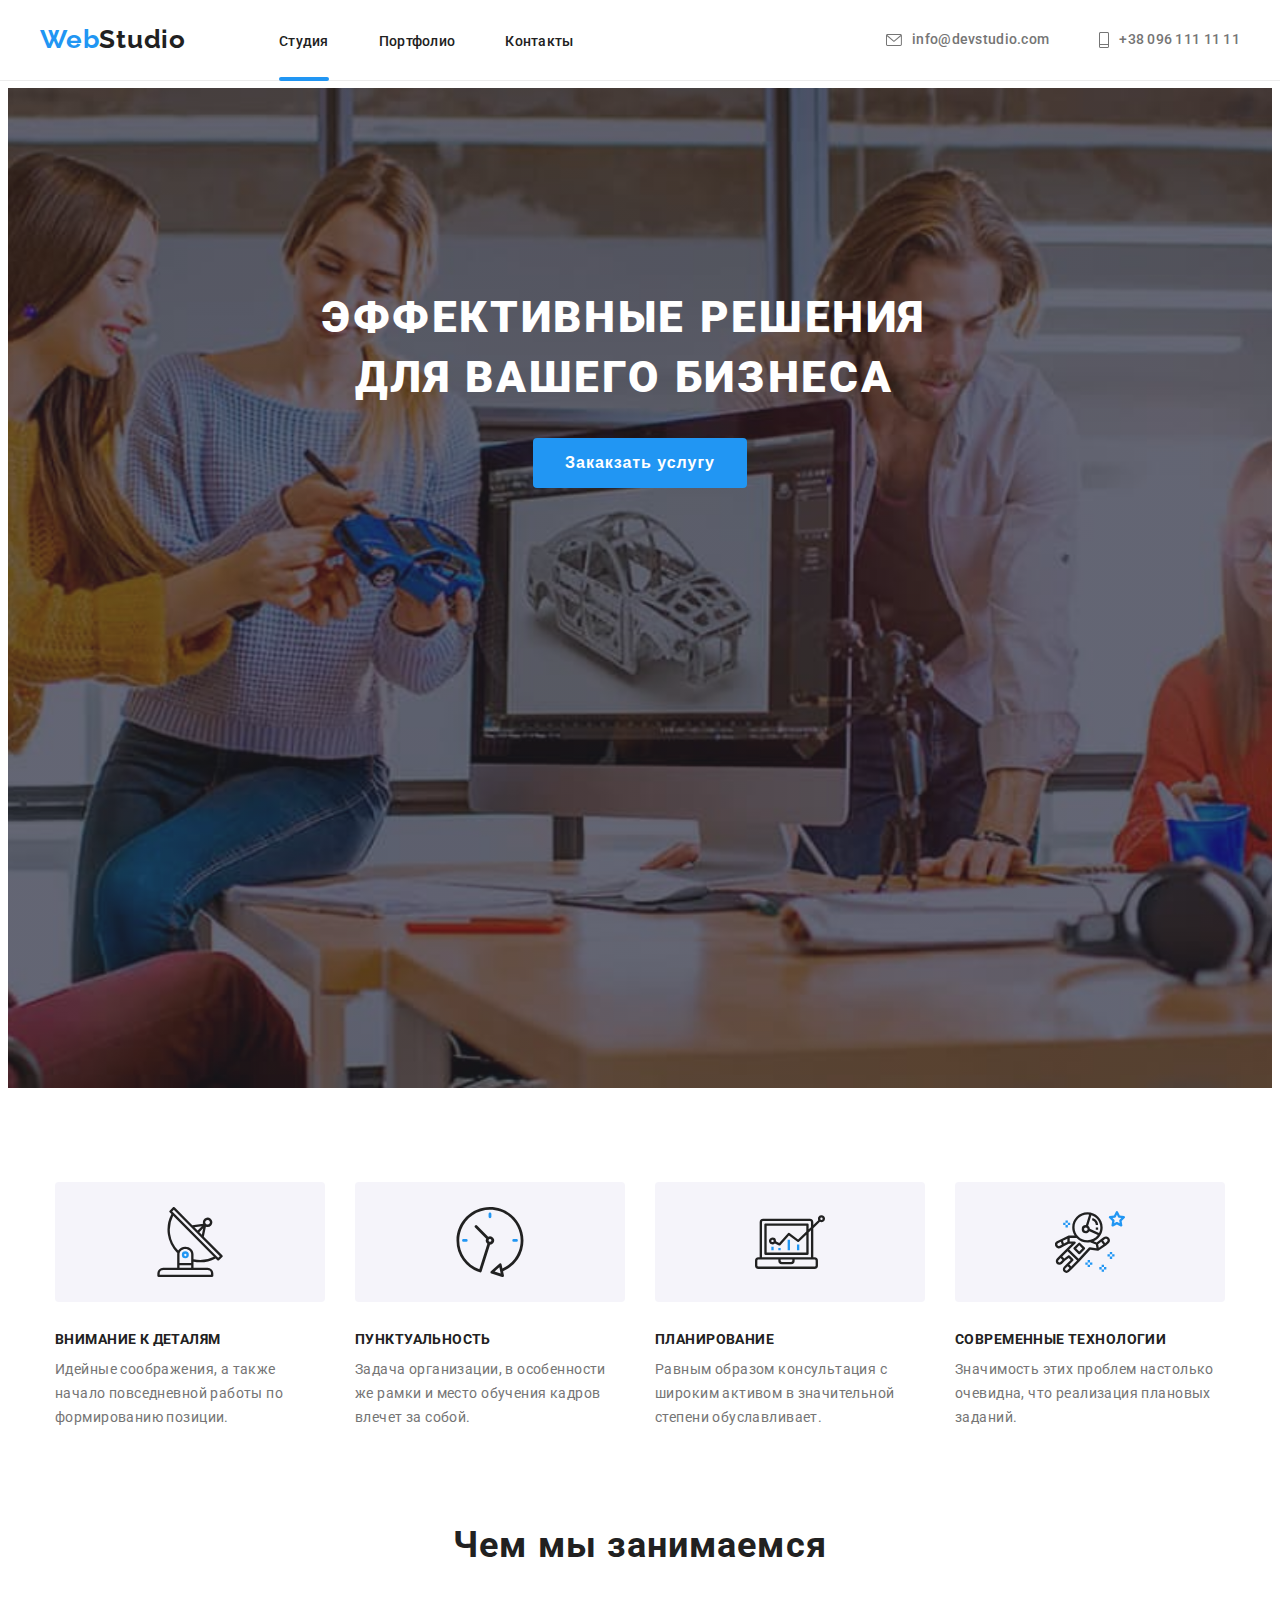
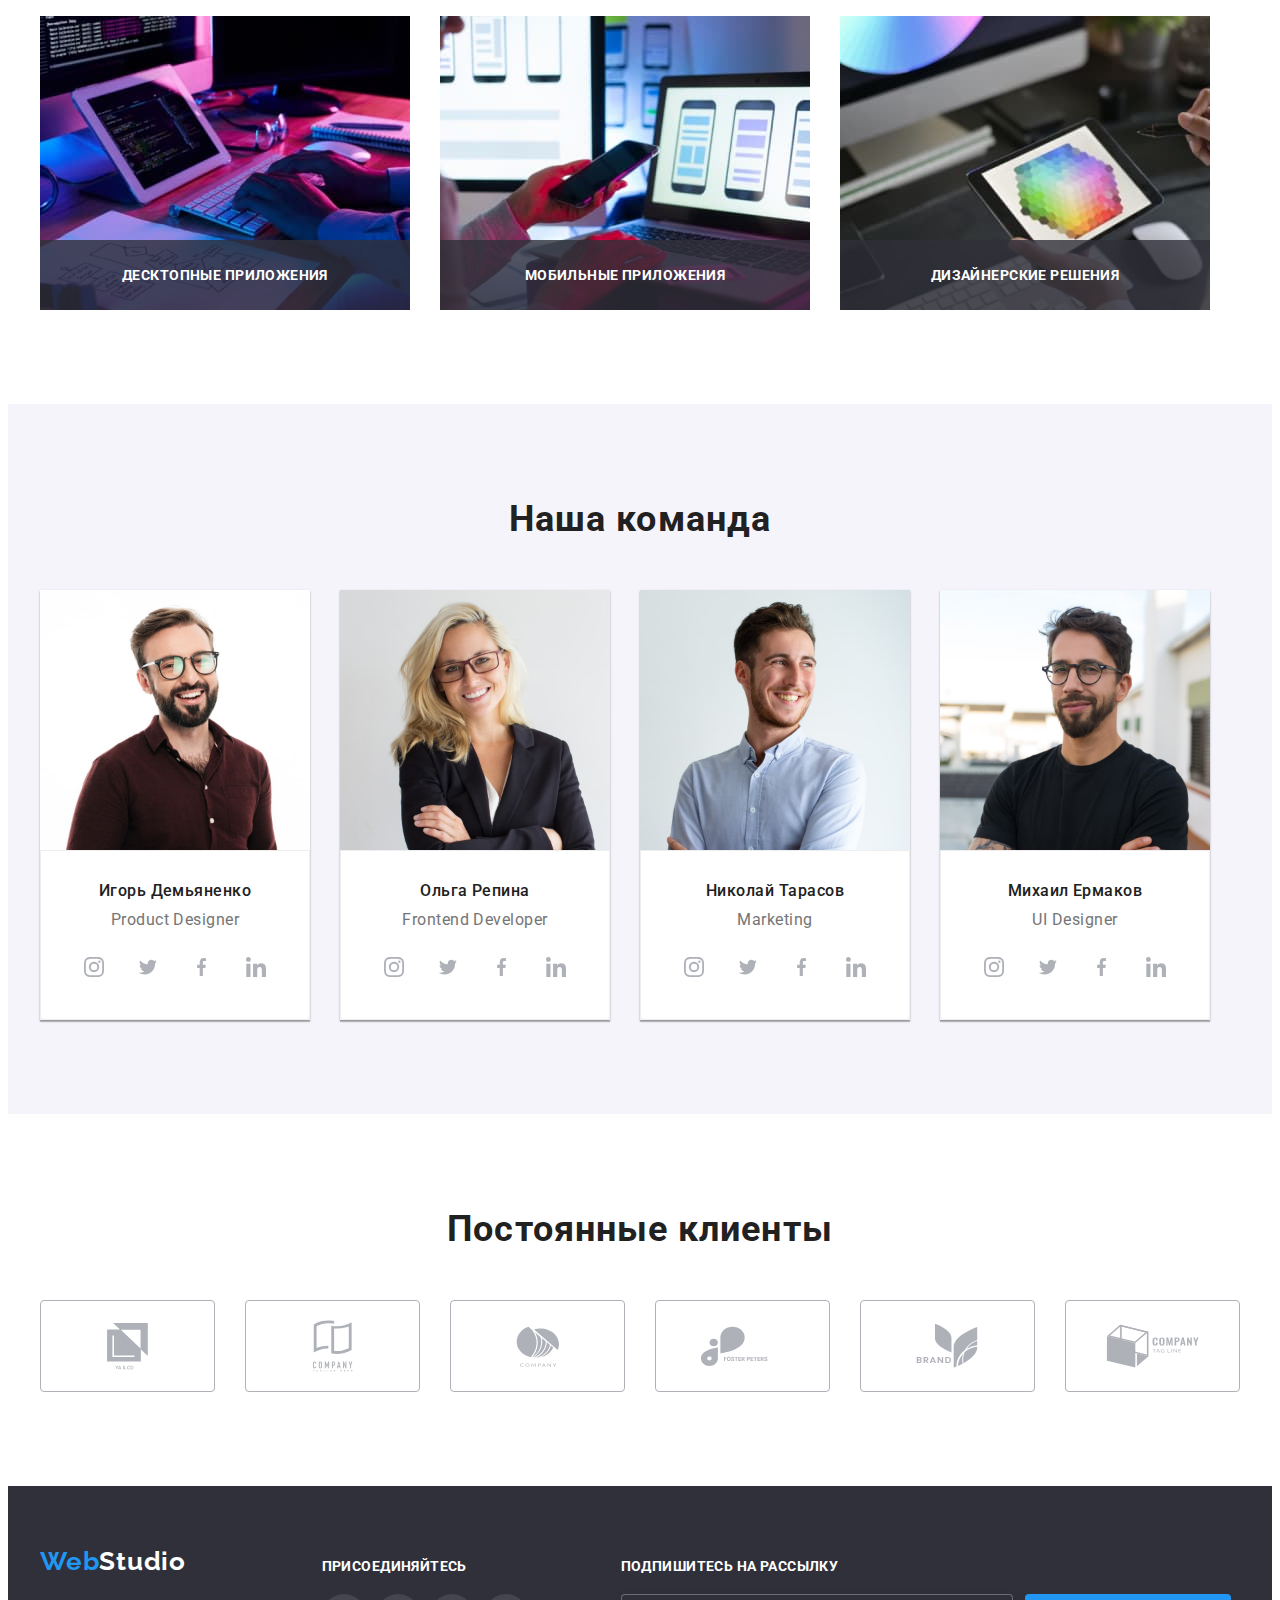
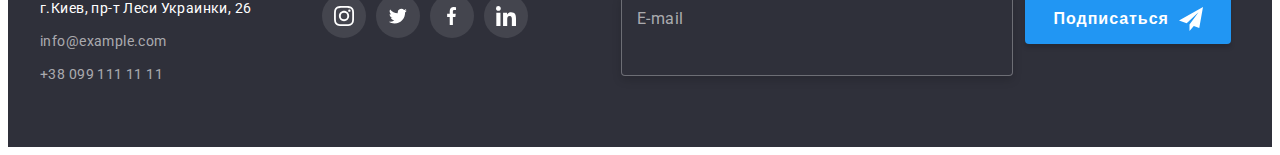
<file: index.html>
<!DOCTYPE html>
<html lang="ru">

<head>
    <meta charset="UTF-8">
    <meta http-equiv="X-UA-Compatible" content="IE=edge">
    <meta name="viewport" content="width=device-width, initial-scale=1.0">
    <link rel="preconnect" href="https://fonts.googleapis.com">
    <link rel="preconnect" href="https://fonts.gstatic.com" crossorigin>
    <link href="https://fonts.googleapis.com/css2?family=Raleway:wght@700&family=Roboto:wght@400;500;700;900&display=swap"
        rel="stylesheet">
    <link rel="stylesheet" href="https://cdnjs.cloudflare.com/ajax/libs/modern-normalize/1.1.0/modern-normalize.min.css"
        integrity="sha512-wpPYUAdjBVSE4KJnH1VR1HeZfpl1ub8YT/NKx4PuQ5NmX2tKuGu6U/JRp5y+Y8XG2tV+wKQpNHVUX03MfMFn9Q=="
        crossorigin="anonymous" referrerpolicy="no-referrer" />
    <title>Бизнес студия</title>
    <link rel="stylesheet" href="./css/styles.css">
</head>

<body>
    <!--Шапка сайта-->
    <header class="header">
        <div class="container header-container">
            <nav class="header-nav">
                <a href="" class="header-logo" alt="логотип сайта" lang="en">Web<span class="logo-accent">Studio</span></a>
                <ul class="header-list list">
                    <li class="header-item">
                        <a href="" class="header-link active-page link">Студия</a>
                    </li>
                    <li class="header-item">
                        <a href="./portfolio.html" class="header-link link">Портфолио</a>
                    </li>
                    <li class="header-item">
                        <a href="#contact" class="header-link link">Контакты</a>
                    </li>
                </ul>
            </nav>
            <div class="header-connect">
                <ul class="header-list list">
                    <li class="header-item">
                        <a href="info@devstudio.com" class="header-info link envelope">
                            <svg class="link envelope-svg" width="16" height="12">
                                <use href="./images/icon.svg/sprite.svg#icon-envelope"></use>
                            </svg>info@devstudio.com</a>
                    </li>
                    <li class="header-item list">
                        <a href="+380961111111" class="header-tel link phone">
                            <svg class="link phone-svg" width="10" height="16">
                                <use href="./images/icon.svg/sprite.svg#icon-fhone"></use>
                            </svg>+38 096 111 11 11</a>
                    </li>
                </ul>
            </div>
        </div>
    </header>
    <main>
        <section class="hero overlay">
            <div class="container">
                <h1 class="hero-title">Эффективные решения для вашего бизнеса</h1>
                <button data-modal-open type="button" class="button btn-service">Закакзать услугу</button>
                <div class="backdrop is-hidden" data-modal>
                    <div class="modal">
                        <button  class="button" type="button" data-modal-close>
                            <svg class="close-black-svg" width="18" height="18">
                                <use href="./images/icon.svg/sprite.svg#icon-close-black"></use>
                            </svg>
                        </button>
                        <p class="modal-title">Оставьте свои данные, мы вам перезвоним</p>
                        <form class="modal-form">
                            <div class="modal-field">
                                <label class="modal-label" for="user-name">Имя</label>
                                <div class="input-wrap">
                                    <input
                                        type="text"
                                        class="modal-input"
                                        name="user-name"
                                        id="user-name"
                                        required />
                                        <svg class="input-icon" width="18" height="18">
                                            <use href="./images/icon.svg/sprite.svg#icon-person-black"></use>
                                        </svg>
                                </div>
                            </div>
                            <div class="modal-field">
                                <label class="modal-label" for="user-tel">Телефон</label>
                                <div class="input-wrap">
                                    <input 
                                        type="tel"
                                        class="modal-input"
                                        name="user-tel"
                                        id="user-tel"
                                        title="+38 (096) 111-11-11"
                                        required />
                                        <svg class="input-icon" width="18" height="18">
                                            <use href="./images/icon.svg/sprite.svg#icon-phone-black"></use>
                                        </svg>
                                </div>
                            </div>
                            <div class="modal-field">
                                <label class="modal-label"for="user-email">Почта</label>
                                <div class="input-wrap">
                                    <input
                                        type="email"
                                        class="modal-input"
                                        name="user-email"
                                        id="user-email"
                                        required />
                                        <svg class="input-icon" width="18" height="18">
                                            <use href="./images/icon.svg/sprite.svg#icon-email-black"></use>
                                        </svg>
                                </div>
                            </div>
                            <div class="modal-commit">
                                <label class="modal-label" for="modal-text">Комментарий</label>
                                <div class="input-wrap">
                                    <textarea
                                        name="user-text"
                                        class="modal-text"
                                        id="modal-text"
                                        placeholder="Введите текст"
                                    ></textarea>
                                </div>
                            </div>
                            <div class="modal-check">
                                <input
                                    type="checkbox"
                                    name="privacy"
                                    id="privacy"
                                    value="privacy"
                                    class="input-check visually-is-hidden"/>
                                    <label for="privacy" class="check-text">
                                        Соглашаюсь с рассылкой и принимаю&nbsp;<a href="" class="link-compact">Условия договора</a>
                                    </label>
                            </div>
                            <button type="submit" class="btn-submit">Отправить</button>
                        </form>
                    </div>
                </div>
            </div>
        </section>
        <section class="title">
            <div class="container">
                <ul class="list expert">
                    <li class="title-expert">
                        <h3 class="title-list">Внимание к деталям</h3>
                        <p class="title-item">Идейные соображения, а также начало повседневной работы по формированию позиции.</p>
                    </li>
                    <li class="title-expert">
                        <h3 class="title-list">Пунктуальность</h3>
                        <p class="title-item">Задача организации, в особенности же рамки и место обучения кадров влечет за собой.</p>
                    </li>
                    <li class="title-expert">
                        <h3 class="title-list">Планирование</h3>
                        <p class="title-item">Равным образом консультация с широким активом в значительной степени обуславливает.</p>
                    </li>
                    <li class="title-expert">
                        <h3 class="title-list">Современные технологии</h3>
                        <p class="title-item">Значимость этих проблем настолько очевидна, что реализация плановых заданий.</p>
                    </li>
                </ul>
            </div>
        </section>
        <section class="section">
            <div class="container">
                <h2 class="subject">Чем мы занимаемся</h2>
                <ul class="list list-item">
                    <li class="list-desk">
                        <img src="./images/a/web-development.jpg" alt="Разработка веб-сайтов. Рабочий стол с ПК, планшетом и блок-схемой." width="370" height="294" />
                        <div class="list-solutions">
                            <h3 class="list-text">Десктопные приложения</h3>
                        </div>
                    </li>
                    <li class="list-desk">
                        <img src="./images/a/mobile-app-development.jpg" alt="Разработка веб-сайтов и приложений для мобильных устройств. Смартфон и различные макеты мобильных версий сайта на ПК." width="370" height="294" />
                        <div class="list-solutions">
                            <h3 class="list-text">Мобильные приложения</h3>
                        </div>
                    </li>
                    <li class="list-desk">
                        <img src="./images/a/design.jpg" alt="Дизайн. Выбор цвета из спектра на экране планшета." width="370" height="294" />
                        <div class="list-solutions">
                            <h3 class="list-text">Дизайнерские решения</h3>
                        </div>
                    </li>
                </ul>
            </div>
        </section>
        <section class="section section-heading">
            <div class="container">
                <h2 class="heading">Наша команда</h2>
                <ul class="list heading-text">
                    <li class="heading-desc">
                        <img src="./images/b/team1.jpg" alt="фотография Игоря Демьяненко" width="270" height="260" />
                        <div class="heading-title">
                            <h3 class="heading-list">Игорь Демьяненко</h3>
                            <p class="heading-ietem">Product Designer</p>
                            <ul class="actions list">
                                <li class="actions-list">
                                    <a href="" class="actions-link">
                                        <svg class="actions-svg" width="20" height="20">
                                            <use href="./images/icon.svg/sprite.svg#icon-instagram"></use>
                                        </svg>
                                    </a>
                                </li>
                                <li class="actions-list">
                                    <a href="" class="actions-link">
                                        <svg class="actions-svg" width="20" height="16.25">
                                            <use href="./images/icon.svg/sprite.svg#icon-twitter"></use>
                                        </svg>
                                    </a>
                                </li>
                                <li class="actions-list">
                                    <a href="" class="actions-link">
                                        <svg class="actions-svg" width="10" height="20">
                                            <use href="./images/icon.svg/sprite.svg#icon-fasebook"></use>
                                        </svg>
                                    </a>
                                </li>
                                <li class="actions-list">
                                    <a href="" class="actions-link">
                                        <svg class="actions-svg" width="20" height="20">
                                            <use href="./images/icon.svg/sprite.svg#icon-linkedin"></use>
                                        </svg>
                                    </a>
                                </li>
                            </ul>
                        </div>
                    </li>
                    <li class="heading-desc">
                        <img src="./images/b/team2.jpg" alt="фотография Ольги Репеной" width="270" height="260" />
                        <div class="heading-title">
                            <h3 class="heading-list">Ольга Репина</h3>
                            <p class="heading-ietem">Frontend Developer</p>
                            <ul class="actions list">
                                <li class="actions-list">
                                    <a href="" class="actions-link">
                                        <svg class="actions-svg" width="20" height="20">
                                            <use href="./images/icon.svg/sprite.svg#icon-instagram"></use>
                                        </svg>
                                    </a>
                                </li>
                                <li class="actions-list">
                                    <a href="" class="actions-link">
                                        <svg class="actions-svg" width="20" height="16.25">
                                            <use href="./images/icon.svg/sprite.svg#icon-twitter"></use>
                                        </svg>
                                    </a>
                                </li>
                                <li class="actions-list">
                                    <a href="" class="actions-link">
                                        <svg class="actions-svg" width="10" height="20">
                                            <use href="./images/icon.svg/sprite.svg#icon-fasebook"></use>
                                        </svg>
                                    </a>
                                </li>
                                <li class="actions-list">
                                    <a href="" class="actions-link">
                                        <svg class="actions-svg" width="20" height="20">
                                            <use href="./images/icon.svg/sprite.svg#icon-linkedin"></use>
                                        </svg>
                                    </a>
                                </li>
                            </ul>
                        </div>
                    </li>
                    <li class="heading-desc">
                        <img src="./images/b/team3.jpg" alt="фотография Николая Тарасова" width="270" height="260" />
                        <div class="heading-title">
                            <h3 class="heading-list">Николай Тарасов</h3>
                            <p class="heading-ietem">Marketing</p>
                            <ul class="actions list">
                                <li class="actions-list">
                                    <a href="" class="actions-link">
                                        <svg class="actions-svg" width="20" height="20">
                                            <use href="./images/icon.svg/sprite.svg#icon-instagram"></use>
                                        </svg>
                                    </a>
                                </li>
                                <li class="actions-list">
                                    <a href="" class="actions-link">
                                        <svg class="actions-svg" width="20" height="16.25">
                                            <use href="./images/icon.svg/sprite.svg#icon-twitter"></use>
                                        </svg>
                                    </a>
                                </li>
                                <li class="actions-list">
                                    <a href="" class="actions-link">
                                        <svg class="actions-svg" width="10" height="20">
                                            <use href="./images/icon.svg/sprite.svg#icon-fasebook"></use>
                                        </svg>
                                    </a>
                                </li>
                                <li class="actions-list">
                                    <a href="" class="actions-link">
                                        <svg class="actions-svg" width="20" height="20">
                                            <use href="./images/icon.svg/sprite.svg#icon-linkedin"></use>
                                        </svg>
                                    </a>
                                </li>
                            </ul>
                        </div>
                    </li>
                    <li class="heading-desc">
                        <img src="./images/b/team4.jpg" alt="фотография Михаила Ермакова" width="270" height="260" />
                        <div class="heading-title">
                            <h3 class="heading-list">Михаил Ермаков</h3>
                            <p class="heading-ietem">UI Designer</p>
                            <ul class="actions list">
                                <li class="actions-list">
                                    <a href="" class="actions-link">
                                        <svg class="actions-svg" width="20" height="20">
                                            <use href="./images/icon.svg/sprite.svg#icon-instagram"></use>
                                        </svg>
                                    </a>
                                </li>
                                <li class="actions-list">
                                    <a href="" class="actions-link">
                                        <svg class="actions-svg" width="20" height="16.25">
                                            <use href="./images/icon.svg/sprite.svg#icon-twitter"></use>
                                        </svg>
                                    </a>
                                </li>
                                <li class="actions-list">
                                    <a href="" class="actions-link">
                                        <svg class="actions-svg" width="10" height="20">
                                            <use href="./images/icon.svg/sprite.svg#icon-fasebook"></use>
                                        </svg>
                                    </a>
                                </li>
                                <li class="actions-list">
                                    <a href="" class="actions-link">
                                        <svg class="actions-svg" width="20" height="20">
                                            <use href="./images/icon.svg/sprite.svg#icon-linkedin"></use>
                                        </svg>
                                    </a>
                                </li>
                            </ul>
                        </div>
                    </li>
                </ul>
            </div>
        </section>
        <section class="section clients">
            <div class="container">
                <h2 class="aside">Постоянные клиенты</h2>
                <ul class="aside-list">
                    <li class="aside-item">
                        <a href="" class="aside-link">
                            <svg class="aside-svg" width="41" height="46.7">
                                <use href="./images/icon.svg/sprite.svg#icon-company-1"></use>                                </svg>
                        </a>
                    </li>
                    <li class="aside-item">
                        <a href="" class="aside-link">
                            <svg class="aside-svg" width="40" height="52">
                                <use href="./images/icon.svg/sprite.svg#icon-company-2"></use>
                            </svg>
                        </a>
                    </li>
                    <li class="aside-item">
                        <a href="" class="aside-link">
                            <svg class="aside-svg" width="43.46" height="41.18">
                                <use href="./images/icon.svg/sprite.svg#icon-company-3"></use>
                            </svg>
                        </a>
                    </li>
                    <li class="aside-item">
                        <a href="" class="aside-link">
                            <svg class="aside-svg" width="84.44" height="40.62">
                                <use href="./images/icon.svg/sprite.svg#icon-company-4"></use>
                            </svg>
                        </a>
                    </li>
                    <li class="aside-item">
                        <a href="" class="aside-link">
                            <svg class="aside-svg" width="62.54" height="45.43">
                                <use href="./images/icon.svg/sprite.svg#icon-company-5"></use>
                            </svg>
                            </a>
                    </li>
                    <li class="aside-item">
                        <a href="" class="aside-link">
                            <svg class="aside-svg" width="93.79" height="43.93">
                                <use href="./images/icon.svg/sprite.svg#icon-company-6"></use>
                            </svg>
                        </a>
                    </li>
                </ul>
            </div>
        </section>
    </main>
    <!--Футер-->
    <footer class="footer">
        <div class="container">
            <div class="holder">
                <div class="box-address">
                    <a href="./index.html" class="footer-logo" alt="логотип сайта">Web<span class="footer-logo-accent link">Studio</span></a>
                    <address id="contact">
                        <ul class="footer-list list">
                            <li class="footer-item">
                                <a href="https://bit.ly/3pXMvUd" target="_blank" rel="noopener noreferrer"
                                class="footer-address link">г.Киев, пр-т Леси Украинки, 26</a>
                            </li>
                            <li class="footer-item">
                                <a href="mialto:info@example.com" class="footer-info link">info@example.com</a>
                            </li>
                            <li class="footer-item">
                                <a href="tel:+380991111111" class="footer-info link">+38 099 111 11 11</a>
                            </li>
                        </ul>
                    </address>
                </div>
                <div class="box-socials">
                    <h3 class="socials-title">присоединяйтесь</h3>
                    <ul class="socials list">
                        <li class="socials-list">
                            <a href="" class="socials-link">
                                <svg class="socials-svg" width="20" height="20">
                                    <use href="./images/icon.svg/sprite.svg#icon-instagram"></use>
                                </svg>
                            </a>
                        </li>
                        <li class="socials-list">
                            <a href="" class="socials-link" >
                                <svg class="socials-svg" width="20" height="16.25">
                                    <use href="./images/icon.svg/sprite.svg#icon-twitter"></use>
                                </svg>
                            </a>
                        </li>
                        <li class="socials-list">
                            <a href="" class="socials-link" >
                                <svg class="socials-svg" width="10" height="20">
                                    <use href="./images/icon.svg/sprite.svg#icon-fasebook"></use>
                                </svg>
                            </a>
                        </li>
                        <li class="socials-list">
                            <a href="" class="socials-link">
                                <svg class="socials-svg" width="20" height="20">
                                    <use href="./images/icon.svg/sprite.svg#icon-linkedin"></use>
                                </svg>
                            </a>
                        </li>
                    </ul>
                </div>
                <div class="box-subscribe">
                    <b class="subscribe-title">Подпишитесь на рассылку</b>
                    <form >
                        <div class="subscribe-field">
                            <input
                                type="email"
                                class="subscribe-input"
                                name="subscribe-name"
                                id="subscribe-name"
                                autocomplete="off"
                                placeholder=" " />
                                <label class="subscribe-label" for="subscribe-name">E-mail</label>
                            <button type="submit" class="btn-subscribe">Подписаться</button>
                        </div>
                    </form>
                </div>
            </div>
        </div>
    </footer>
    <script src="./js/modal.js"></script>
</body>
</html>
</file>
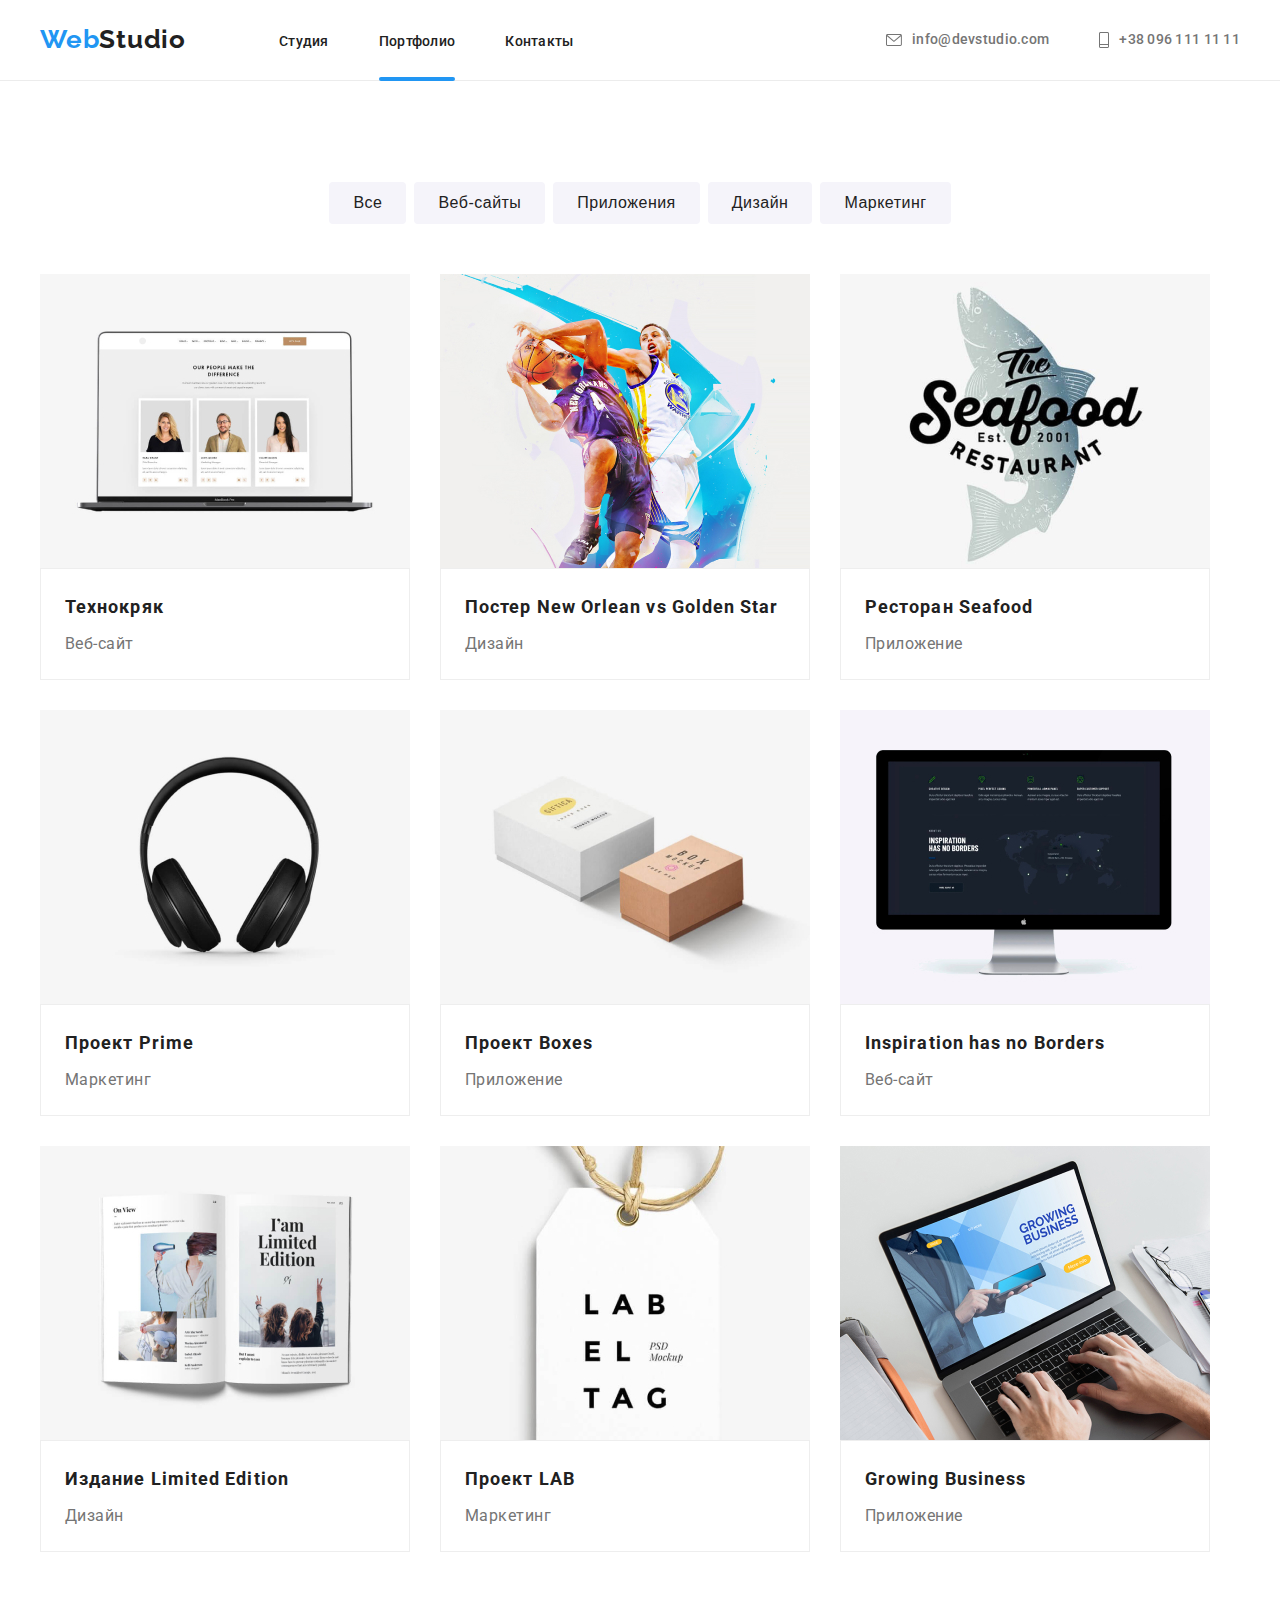
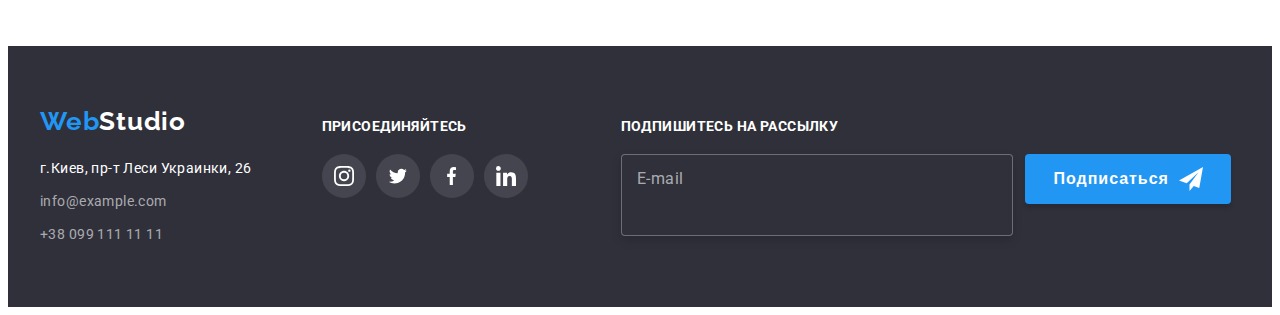
<file: portfolio.html>
<!DOCTYPE html>
<html lang="ru">

<head>
    <meta charset="UTF-8">
    <meta http-equiv="X-UA-Compatible" content="IE=edge">
    <meta name="viewport" content="width=device-width, initial-scale=1.0">
    <link rel="preconnect" href="https://fonts.googleapis.com">
    <link rel="preconnect" href="https://fonts.gstatic.com" crossorigin>
    <link href="https://fonts.googleapis.com/css2?family=Raleway:wght@700&family=Roboto:wght@400;500;700;900&display=swap"
        rel="stylesheet">
    <link rel="stylesheet" href="https://cdnjs.cloudflare.com/ajax/libs/modern-normalize/1.1.0/modern-normalize.min.css"
        integrity="sha512-wpPYUAdjBVSE4KJnH1VR1HeZfpl1ub8YT/NKx4PuQ5NmX2tKuGu6U/JRp5y+Y8XG2tV+wKQpNHVUX03MfMFn9Q=="
        crossorigin="anonymous" referrerpolicy="no-referrer" />
    <title>Бизнес студия</title>
    <link rel="stylesheet" href="./css/styles.css">
</head>

<body>
    <!--Шапка сайта-->
    <header class="header">
        <div class="container header-container">
            <nav class="header-nav">
                <a href="" class="header-logo" alt="логотип сайта" lang="en">Web<span class="logo-accent">Studio</span></a>
                <ul class="header-list list">
                    <li class="header-item">
                        <a href="./index.html" class="header-link link">Студия</a>
                    </li>
                    <li class="header-item">
                        <a href="" class="header-link active-page link">Портфолио</a>
                    </li>
                    <li class="header-item">
                        <a href="#contact" class="header-link link">Контакты</a>
                    </li>
                </ul>
            </nav>
            <div class="header-connect">
                <ul class="header-list list">
                    <li class="header-item">
                        <a href="info@devstudio.com" class="header-info link envelope">
                            <svg class="link envelope-svg" width="16" height="12">
                                <use href="./images/icon.svg/sprite.svg#icon-envelope"></use>
                            </svg>info@devstudio.com</a>
                    </li>
                    <li class="header-item list">
                        <a href="+380961111111" class="header-tel link phone">
                            <svg class="link phone-svg" width="10" height="16">
                                <use href="./images/icon.svg/sprite.svg#icon-fhone"></use>
                            </svg>+38 096 111 11 11</a>
                    </li>
                </ul>
            </div>
        </div>
    </header>
    <main>
        <section class="section">
            <div class="container">
                <ul class="container-button list">
                    <li class="btn"><button type="button" class="button knob btn-all">Все</button></li>
                    <li class="btn"><button type="button" class="button knob btn-sites">Веб-сайты</button></li>
                    <li class="btn"><button type="button" class="button knob btn-applications">Приложения</button></li>
                    <li class="btn"><button type="button" class="button knob btn-design">Дизайн</button></li>
                    <li class="btn"><button type="button" class="button knob btn-marketing">Маркетинг</button></li>
                </ul>
                <ul class="list wrap">
                    <li class="list-card">
                        <a href="" class="list-link">
                            <div class="list-wrap">
                                <img src="./images/c/technokryak.jpg" alt="Главная страница сайта компании 'Технокряк'" width="370" height="294" />
                                <p class="list-overlay">
                                    Ресурс предлагает комплексные предложения с разным уровнем функционала и сервисов.
                                    Все это позволит посетителю получить исчерпывающие сведения о компании или частном лице.
                                </p>
                            </div>
                            <div class="card">
                                <h3 class="subtitle">Технокряк</h3>
                                <p class="subtitle-list">Веб-сайт</p>
                            </div>
                        </a>
                    </li>
                    <li class="list-card">
                        <a href="" class="list-link">
                            <div class="list-wrap">
                                <img src="./images/c/new-orlean-vs-golden-star.jpg" alt="Игрок команды по баскетболу Golden Star пытается помешать игроку New Orlean забросить мяч." width="370" height="294" />
                                <p class="list-overlay">
                                    Ресурс предлагает комплексные предложения с разным уровнем функционала и сервисов.
                                    Все это позволит посетителю получить исчерпывающие сведения о компании или частном лице.
                                </p>
                            </div>
                            <div class="card">
                                <h3 class="subtitle">Постер New Orlean vs Golden Star</h3>
                                <p class="subtitle-list">Дизайн</p>
                            </div>
                        </a>
                    </li>
                    <li class="list-card">
                        <a href="" class="list-link">
                            <div class="list-wrap">
                                <img src="./images/c/seafood.jpg" alt="Логотип ресторана морепродуктов, название и дата открытия на фоне изображения рыбы." width="370" height="294" />
                                <p class="list-overlay">
                                    Ресурс предлагает комплексные предложения с разным уровнем функционала и сервисов.
                                    Все это позволит посетителю получить исчерпывающие сведения о компании или частном лице.
                                </p>
                            </div>
                            <div class="card">
                                <h3 class="subtitle">Ресторан Seafood</h3>
                                <p class="subtitle-list">Приложение</p>
                            </div>
                        </a>
                    </li>
                    <li class="list-card">
                        <a href="" class="list-link">
                            <div class="list-wrap">
                                <img src="./images/c/prime.jpg" alt="Фото накладных наушников." width="370" height="294" />
                                <p class="list-overlay">
                                    Ресурс предлагает комплексные предложения с разным уровнем функционала и сервисов.
                                    Все это позволит посетителю получить исчерпывающие сведения о компании или частном лице.
                                </p>
                            </div>
                            <div class="card">
                                <h3 class="subtitle">Проект Prime</h3>
                                <p class="subtitle-list">Маркетинг</p>
                            </div>
                        </a>
                    </li>
                    <li class="list-card">
                        <a href="" class="list-link">
                            <div class="list-wrap">
                                <img src="./images/c/boxes.jpg" alt="Две коробки различного цвета и размера." width="370" height="294" />
                                <p class="list-overlay">
                                    Ресурс предлагает комплексные предложения с разным уровнем функционала и сервисов.
                                    Все это позволит посетителю получить исчерпывающие сведения о компании или частном лице.
                                </p>
                            </div>
                            <div class="card">
                                <h3 class="subtitle">Проект Boxes</h3>
                                <p class="subtitle-list">Приложение</p>
                            </div>
                        </a>
                    </li>
                    <li class="list-card">
                        <a href="" class="list-link">
                            <div class="list-wrap">
                                <img src="./images/c/inspiration.jpg" alt="Главная страница сайта 'Вдохновение без границ'" width="370" height="294" />
                                <p class="list-overlay">
                                    Ресурс предлагает комплексные предложения с разным уровнем функционала и сервисов.
                                    Все это позволит посетителю получить исчерпывающие сведения о компании или частном лице.
                                </p>
                            </div>
                            <div class="card">
                                <h3 class="subtitle">Inspiration has no Borders</h3>
                                <p class="subtitle-list">Веб-сайт</p>
                            </div>
                        </a>
                    </li>
                    <li class="list-card">
                        <a href="" class="list-link">
                            <div class="list-wrap">
                                <img src="./images/c/limited-edition.jpg" alt="Фото разворота журнала Limited Edition" width="370" height="294" />
                                <p class="list-overlay">
                                    Ресурс предлагает комплексные предложения с разным уровнем функционала и сервисов.
                                    Все это позволит посетителю получить исчерпывающие сведения о компании или частном лице.
                                </p>
                            </div>
                            <div class="card">
                                <h3 class="subtitle">Издание Limited Edition</h3>
                                <p class="subtitle-list">Дизайн</p>
                            </div>
                        </a>
                    </li>
                    <li class="list-card">
                        <a href="" class="list-link">
                            <div class="list-wrap">
                                <img src="./images/c/lab.jpg" alt="Фото бирки с текстом 'Label tag'" width="370" height="294" />
                                <p class="list-overlay">
                                    Ресурс предлагает комплексные предложения с разным уровнем функционала и сервисов.
                                    Все это позволит посетителю получить исчерпывающие сведения о компании или частном лице.
                                </p>
                            </div>
                            <div class="card">
                                <h3 class="subtitle">Проект LAB</h3>
                                <p class="subtitle-list">Маркетинг</p>
                            </div>
                        </a>
                    </li>
                    <li class="list-card">
                        <a href="" class="list-link">
                            <div class="list-wrap">
                                <img src="./images/c/growing-business.jpg" alt="Фото главной страницы приложения на экране ноутбука" width="370" height="294" />
                                <p class="list-overlay">
                                    Ресурс предлагает комплексные предложения с разным уровнем функционала и сервисов.
                                    Все это позволит посетителю получить исчерпывающие сведения о компании или частном лице.
                                </p>
                            </div>
                            <div class="card">
                                <h3 class="subtitle">Growing Business</h3>
                                <p class="subtitle-list">Приложение</p>
                            </div>
                        </a>
                    </li>
                </ul>
            </div>
        </section>
    </main>
    <!--Футер-->
    <footer class="footer">
        <div class="container">
            <div class="holder">
                <div class="box-address">
                    <a href="./portfolio.html" class="footer-logo" alt="логотип сайта">Web<span class="footer-logo-accent link">Studio</span></a>
                    <address id="contact">
                        <ul class="footer-list list">
                            <li class="footer-item">
                                <a href="https://bit.ly/3pXMvUd" target="_blank" rel="noopener noreferrer"
                                        class="footer-address link">г.Киев, пр-т Леси Украинки, 26</a>
                            </li>
                            <li class="footer-item">
                                <a href="mialto:info@example.com" class="footer-info link">info@example.com</a>
                            </li>
                            <li class="footer-item">
                                <a href="tel:+380991111111" class="footer-info link">+38 099 111 11 11</a>
                            </li>
                        </ul>
                    </address>
                </div>
                <div class="box-socials">
                    <a class="socials-title">присоединяйтесь</a>
                    <ul class="socials list">
                        <li class="socials-list">
                            <a href="" class="socials-link">
                                <svg class="socials-svg" width="20" height="20">
                                    <use href="./images/icon.svg/sprite.svg#icon-instagram"></use>
                                </svg>
                            </a>
                        </li>
                        <li class="socials-list">
                            <a href="" class="socials-link">
                                <svg class="socials-svg" width="20" height="16.25">
                                    <use href="./images/icon.svg/sprite.svg#icon-twitter"></use>
                                </svg>
                            </a>
                        </li>
                        <li class="socials-list">
                            <a href="" class="socials-link">
                                <svg class="socials-svg" width="10" height="20">
                                    <use href="./images/icon.svg/sprite.svg#icon-fasebook"></use>
                                </svg>
                            </a>
                        </li>
                        <li class="socials-list">
                            <a href="" class="socials-link">
                                <svg class="socials-svg" width="20" height="20">
                                    <use href="./images/icon.svg/sprite.svg#icon-linkedin"></use>
                                </svg>
                            </a>
                        </li>
                    </ul>
                </div>
                <div class="box-subscribe">
                    <b class="subscribe-title">Подпишитесь на рассылку</b>
                    <form>
                        <div class="subscribe-field">
                            <input 
                                type="email"
                                class="subscribe-input"
                                name="subscribe-name" 
                                id="subscribe-name"
                                autocomplete="off" 
                                placeholder=" " />
                            <label class="subscribe-label" for="subscribe-name">E-mail</label>
                            <button type="submit" class="btn-subscribe">Подписаться</button>
                        </div>
                    </form>
                </div>
            </div>
        </div>
    </footer>
</body>
</html>
</file>
<file: css/styles.css>
:root {
    --header-color: #212121;
    --main-btn-color: #212121;
    --main-link-color: #2196F3;
    --heading-color: #212121;
    --btn-hover-color: #2196F3;
    --btn-focus-color: #FFFFFF;
    --accent-color: #188ce8;
    --typical-margin: 10px;
    --main-font: 'Roboto', 'Verdana', 'Tahoma', sans-serif;
}
p,h1,h2,h3,h4,h5,h6 {
    margin: 0;
}
ul {
    margin: 0;
    padding-left: 0;
}
img {
    display: block;
}
button {
    display: inline-block;
    cursor: pointer;
    color: #212121;
}
a {
    color: currentColor;
    cursor: pointer;
}
/*--------------------------------- BODY -------------------------------------*/
body {
    padding-top: 80px;
    font-family:var(--main-font)
}
.container {
    width: 1200px;
    padding-left: 15px;
    padding-right: 15px;
    margin-left: 0;
    margin: 0 auto;
}
.link:hover,
.link:focus {
    color: var(--main-link-color);
    outline: none;
}
.link {
    text-decoration: none;
    transition: color 250ms cubic-bezier(0.4, 0, 0.2, 1);
}
.list {
    margin: 0;
    padding: 0;
    list-style: none;
}
/*---------------------------------- HEADER -----------------------------------*/
.envelope {
    display: flex;
    align-items: center;
}
.envelope-svg {
    display: flex;
    margin-right: var(--typical-margin);
    fill: currentColor;
    transition: fill 250ms cubic-bezier(0.4, 0, 0.2, 1);
}
.phone {
    display: flex;
    align-items: center;
}
.phone-svg {
    display: flex;
    margin-right: var(--typical-margin);
    fill: currentColor;
    transition: fill 250ms cubic-bezier(0.4, 0, 0.2, 1);
}
.header-info:hover .envelope-svg,
.header-info:focus .envelope-svg {
    fill: var(--main-link-color);
}
.header-info:hover .phone-svg,
.header-info:focus .phone-svg {
    fill: var(--main-link-color);
}
.header {
    position: fixed;
    top: 0;
    left: 0;
    width: 100%;
    z-index: 1;
    background-color: var(--btn-focus-color);
    border-bottom-width: 1600px;
    border-bottom: 1px solid #ECECEC;
}
.header-container {
    display: flex;
}
.header-nav {
    display: flex;
    align-items: center;
}
.header-list {
    display: flex;
    align-items: center;
}
.header-logo,
.logo-accent {
    text-decoration: none;
}
.header-logo {
    margin-right: 93px;
    padding-top: 24px;
    padding-bottom: 25px;

    font-family: 'Raleway';
    font-style: normal;
    font-weight: 700;
    font-size: 26px;
    line-height: 1.19;
    letter-spacing: 0.03em;
    color: #2196F3;
}
.logo-accent {
    color: var(--header-color);
}
.header-item:not(:last-child) {
    margin-right: 50px;
}
.active-page::after {
    position: absolute;
    bottom: 0;
    content: "";
    display: block;
    height: 4px;
    width: 100%;
    border-radius: 2px;
    background: #2196F3;
}
.header-link {
    position: relative;
    padding-top: 32px;
    padding-bottom: 32px;

    font-weight: 500;
    font-size: 14px;
    line-height: 1.14;
    letter-spacing: 0.02em;
    color:var(--header-color);
}
.header-connect {
    display: flex;
    margin-left: auto; 
}
.header-info {
    padding-top: 32px;
    padding-bottom: 32px;

    font-weight: 500;
    font-size: 14px;
    line-height: 1.14;
    letter-spacing: 0.02em;
    color:#757575;
}
.header-tel {
    padding-top: 32px;
    padding-bottom: 32px;

    font-weight: 500;
    font-size: 14px;
    line-height: 1.14;
    letter-spacing: 0.02em;
    color: #757575;
}
/*------------------------------------- MAIN-HERO -------------------------------------*/
.hero {
    padding-top: 200px;
    padding-bottom: 200px;
    text-align: center;
    margin: 0 auto;
    background: #2F303A;
} 
.hero-title {
    margin-left: 236px;
    max-width: 696px;
    margin-bottom: 30px;

    font-family:var(--main-font);
    font-style: normal;
    text-align: center;
    font-weight: 900;
    font-size: 44px;
    line-height: 1.36;
    letter-spacing: 0.06em;
    text-transform: uppercase;
    color: #FFFFFF;
}
.overlay {
    max-width: 1600px;
    height: 600px;
    margin-left: auto;
    margin-right: auto;
    background-image:  linear-gradient( rgba(47, 48, 58, 0.4), rgba(47, 48, 58, 0.4)),
    url(../images/d/hero.jpg);
    background-repeat: no-repeat;
    background-position: center;
    background-size: cover;
}
/*----------модальное окно-------------*/
.backdrop {
    position: fixed;
    top: 0;
    left: 0;
    z-index: 1;
    width: 100%;
    height: 100%;
    opacity: 1;
    background-color: rgba(0, 0, 0, 0.2);
    transition: opacity 550ms cubic-bezier(.4, 0, .2, 1);
}
.backdrop.is-hidden {
    opacity: 0;
    pointer-events: none;
}
.backdrop.is-hidden .modal {
    transform: translate(-50%, -50%) scale(0);
}
.modal {
    position: absolute;
    top: 50%;
    left: 50%;
    transform: translate(-50%,-50%) scale(1);
    padding: 40px;
    width: 528px;
    min-height: 500px;
    background: #FFFFFF;
    box-shadow: 0px 1px 3px rgba(0, 0, 0, 0.12), 0px 1px 1px rgba(0, 0, 0, 0.14),
    0px 2px 1px rgba(0, 0, 0, 0.2);
    border-radius: 4px;
    transition: 450ms cubic-bezier(0.4, 0, 0.2, 1);
}
.modal .button {
    position: absolute;
    top: 8px;
    right: 8px;
    display: flex;
    align-items: center;
    justify-content: center;
    width: 30px;
    height: 30px;
    border: 1px solid #0000001a;
    border-radius: 50%;
    fill: #000000;
    background-color: var(--btn-focus-color);
    transition: fill 250ms cubic-bezier(0.4, 0, 0.2, 1),
    transform 550ms cubic-bezier(0.4, 0, 0.2, 1);
}
.modal .button:focus {
    fill: var(--btn-hover-color);
    transform: rotate(90deg);
}
.close-black-svg {
    transition: fill 250ms cubic-bezier(0.4, 0, 0.2, 1),
    transform 550ms cubic-bezier(0.4, 0, 0.2, 1);
}
.close-black-svg:hover,
.close-black-svg:focus {
    fill: var(--btn-hover-color);
    transform: rotate(90deg);
}
/* ---содержание модального окна--- */
.modal-title {
    margin-bottom: 12px;
    font-weight: 700;
    font-size: 20px;
    line-height: 23px;
    text-align: center;
    letter-spacing: 0.03em;
    
    color: #212121;
}
.modal-text:focus {
    border-color: var(--btn-hover-color);
}
.modal-input:focus {
    border-color: var(--btn-hover-color);
}
.modal-input:focus + .input-icon {
    fill: var(--btn-hover-color);
}
.modal-input {
    padding-left: 42px;
    width: 100%;
    height: 40px;
    outline: none;
    border: 1px solid rgba(33, 33, 33, 0.2);
    border-radius: 4px;
    background-color: transparent;
    transition: border-color 250ms cubic-bezier(0.4, 0, 0.2, 1);
}
.modal-text::placeholder {
    font-weight: inherit;
    font-size: 100%;
    line-height: 1.15;
    letter-spacing: 0.01em;
    margin: 0;
    
    color: rgba(117, 117, 117, 0.5);
}
.btn-submit {
    font-family: 'Roboto';
    font-style: normal;
    font-weight: 700;
    font-size: 16px;
    line-height: calc(30/16);
    width: 200px;
    height: 50px;
    padding: 10px 55px 10px 56px;
    border: none;
    border-radius: 4px;
    background: var(--btn-hover-color);
    color: var(--btn-focus-color);
    box-shadow: 0px 4px 4px rgba(0, 0, 0, 0.15);
    transition: background 250ms cubic-bezier(0.4, 0, 0.2, 1),
    box-shadow 250ms cubic-bezier(0.4, 0, 0.2, 1)
}
.btn-submit:hover,
.btn-submit:focus {
    background-color: var(--accent-color);
}
.modal-label {
    font-weight: 400;
    font-size: 12px;
    line-height: calc(14/12);
    letter-spacing: 0.01em;
    color: #757575;
}
.modal-field {
    margin-bottom: 10px;
    text-align: left;
}
.modal-commit {
    margin-bottom: 20px;
    text-align: left;
}
.modal-text {
    padding: 12px 16px;
    width: 100%;
    height: 120px;
    resize: none;
    outline: none;
    border: 1px solid rgba(33, 33, 33, 0.2);
    border-radius: 4px;
    background-color: transparent;
    transition: border-color 250ms cubic-bezier(0.4, 0, 0.2, 1);
}
.input-wrap {
    position: relative;
    margin-top: 4px;
}
.input-icon {
    position: absolute;
    left: 12px;
    top: 50%;
    transform: translateY(-50%);
    transition: fill 250ms cubic-bezier(0.4, 0, 0.2, 1) ;
}
.modal-check {
    margin-bottom: 30px;
}
.check-text {
    display: flex;
    align-items: center;
    justify-content: center;
    font-weight: 400;
    font-size: 14px;
    line-height: calc(24/14);
    letter-spacing: 0.03em;
    color: #757575;
}
.check-text a {
    color: var(--btn-hover-color);
}
.link-compact:hover,
.link-compact:focus {
    text-decoration: none;
}
/* -----icon----- */
.check-text::before {
    content: "";
    width: 16px;
    height: 15px;
    margin-right: 7px;
    border-radius: 2px;
    border: 1.5px solid var(--header-color);
    transition: background-color 250ms cubic-bezier(0.4, 0, 0.2, 1),
    border-color 250ms cubic-bezier(0.4, 0, 0.2, 1);
}

.input-check:checked + .check-text::before {
    background-color: var(--btn-hover-color);
    border-color: var(--btn-hover-color);
    background-image: url(../images/icon.svg/check.svg);
    background-repeat: no-repeat;
    background-position: center;
}
.input-check:focus +.check-text::before {
    border-color: var(--main-link-color);
}
.visually-is-hidden {
    position: absolute;
    white-space: nowrap;
    width: 1px;
    height: 1px;
    overflow: hidden;
    border: 0;
    padding: 0;
    clip: rect(0 0 0 0);
    clip-path: inset(50%);
    margin: -1px;
}
/*----------------------------------- ОСОБЕННОСТИ --------------------------------------*/
.expert {
    display: flex;
    justify-self: center;
}
.title {
    padding-top: 94px;
}
.title-expert {
    width: 270px;
}
.title-expert + .title-expert {
    margin-left: 30px;
} 
.title-expert::before {
    display: block;
    content: "";
    margin-bottom: 30px;
    height: 120px;

    border-radius: 4px;
    background-repeat: no-repeat;
    background-position: center;
    background-color:  #F5F4FA;
}
.title-expert:nth-child(1)::before {
    background-image: url(../images/icon.svg/radar.svg);
}
.title-expert:nth-child(2)::before {
    background-image: url(../images/icon.svg/time.svg);
}
.title-expert:nth-child(3)::before {
    background-image: url(../images/icon.svg/diagram.svg);
}
.title-expert:nth-child(4)::before {
    background-image: url(../images/icon.svg/astronaut.svg);
}   
.title-list {
    margin-bottom: var(--typical-margin);

    font-weight: 700;
    font-size: 14px;
    line-height: 1.14;
    letter-spacing: 0.03em;
    text-transform: uppercase;
    color: #212121;
}
.title-item {
    font-weight: 400;
    font-size: 14px;
    line-height: 1.71;
    letter-spacing: 0.03em;
    color: #757575;
}
/* -------------------------------- ЧЕМ МЫ ЗАНИМАЕМСЯ ---------------------------*/
.list-item {
    display: flex;
}
.subject {
    margin-bottom: 50px;

    font-weight: 700;
    font-size: 36px;
    line-height: 1.17;
    text-align: center;
    letter-spacing: 0.03em;
    color: var(--heading-color);
}
.list-desk:not(:last-child) {
    margin-right: 30px;
}
.list-solutions {
    position: absolute;
    bottom: 0;
    width: 370px;
    height: 70px;
    text-align: center;
    background-color: rgba(47, 48, 58, 0.8);
}
.list-desk {
    position: relative;
}
.list-text {
    padding-top: 27px;

    font-weight: 700;
    font-size: 14px;
    line-height: 16px;
    text-align: center;
    letter-spacing: 0.03em;
    text-transform: uppercase;
    color: #FFFFFF;
}
/* ---------------------------------- НАША КОМАНДА ---------------------------------*/
.section-heading {
    background-color: #F5F4FA;
}
.heading-text {
    display: flex;
}
.heading {
    margin-bottom: 50px;

    font-weight: 700;
    font-size: 36px;
    line-height: 1.17;
    text-align: center;
    letter-spacing: 0.03em;
    color: var(--heading-color);
}
.heading-title {
    border: 1px solid #EEEEEE;
    border-radius: 0px 0px 4px 4px;
    background: #FFFFFF;
    text-align: center;
    padding-top: 30px;
    padding-bottom: 30px;
}
.heading-list {
    margin-bottom: var(--typical-margin);
}
.heading-desc:not(:last-child) {
    margin-right: 30px;
}
.heading-desc {
    box-shadow: 0 2px 1px 0 rgba(0, 0, 0, 0.2),
    0 1px 1px 0 rgba(0, 0, 0, 0.14),
    0 1px 3px 0 rgba(0, 0, 0, 0.12);
}
.heading-list {
    font-weight: 500;
    font-size: 16px;
    line-height: 1.19;
    letter-spacing: 0.03em;
    color: var(--heading-color);
}
.heading-ietem {
    margin-bottom: 16px;

    font-weight: 400;
    font-size: 16px;
    line-height: 1.19;
    letter-spacing: 0.03em;
    color: #757575;
}
/* ----------------------ICONS-НАША-КОМАНДА------------------------- */
.actions {
    display: flex;
    justify-content: center;
}
.actions-list {
    width: 44px;
    height: 44px;
}
.actions-list:not(:last-child) {
    margin-right: 10px;
}
.actions-link {
    display: flex;
    align-items: center;
    justify-content: center;
    width: 100%;
    height: 100%;
    border-radius: 50%;
    transition: fill 250ms cubic-bezier(0.4, 0, 0.2, 1),
    background-color 250ms cubic-bezier(0.4, 0, 0.2, 1);
}
.actions-svg {
    fill: #AFB1B8 ;
}
.actions-link:hover,
.actions-link:focus {
    background-color:var(--btn-hover-color);
    outline: none;
}
.actions-link:hover .actions-svg,
.actions-link:focus .actions-svg {
    fill: var(--btn-focus-color);
}
/* -------------------------------- ПОСТОЯННЫЕ КЛИЕНТЫ --------------------------*/
.section .aside-list {
    display: flex;
    margin-right: -30px;
}
.aside-item {
    display: flex;
    flex-basis: calc(100%/6);
    margin-right: 30px;
}
.aside-link {
    display: flex;
    justify-content: center;
    align-items: center;
    width: 100%;
    padding: 19px;
    border: 1px solid currentColor;
    border-radius: 4px;
    
    transition: color 250ms cubic-bezier(.4, 0, .2, 1);
    color: #afb1b8;
    justify-content: center;
}
.aside-svg {
    display: block;
    fill: currentColor;
}
.aside-link:hover,
.aside-link:focus {
    color: var(--main-link-color);
    outline: none;
}
/*--------------------------------- MAIN PORTFOLIO -----------------------------*/
.section {
    padding-top: 94px;
    padding-bottom: 94px;
}
.subtitle {
    margin-bottom: 4px;
    font-weight: 700;
    font-size: 18px;
    line-height: 2;
    letter-spacing: 0.06em;
    color: #212121;
}
.subtitle-list {
    font-weight: 400;
    font-size: 16px;
    line-height: 1.88;
    letter-spacing: 0.03em;
    color: #757575;
}
.card {
    padding: 20px 24px;
    background: #FFFFFF;
    border: 1px solid #EEEEEE;
}
.wrap {
    display: flex;
    flex-wrap: wrap;
    gap: 30px;
}
/* ----------card---------- */
.list-link {
    display: block;
    text-decoration: none;
    transition: box-shadow 250ms cubic-bezier(0.4, 0, 0.2, 1);
}
.list-link:hover,
.list-link:focus {
    box-shadow: 1px 4px 6px 0 rgba(0, 0, 0, 0.16),
        0 4px 4px 0 rgba(0, 0, 0, 0.06);
    outline: none;
}
/* ----------overlay---------- */
.list-card:hover .list-overlay {
    transform: translateY(0);
}
.list-link:focus .list-overlay {
    transform: translateY(0);
}
.list-wrap {
    position: relative;
    overflow: hidden;
}
.list-overlay {
    position: absolute;
    top: 0;

    padding: 63px 24px;
    height: 100%;

    font-weight: 400;
    font-size: 18px;
    line-height: 1.56;
    letter-spacing: 0.03em;
    /* overflow: auto; */
    color: var(--btn-focus-color);
    background-color: rgba(33, 150, 243, 0.9);

    transform: translateY(101%);
    transition: 250ms cubic-bezier(0.4, 0, 0.2, 1);
}
/*------------------------------BUTTON----------------------------*/
.button {
    border-radius: 4px;
    background: #F5F4FA;
}
.knob {
    transition: box-shadow 250ms cubic-bezier(0.4, 0, 0.2, 1);
}
.knob:hover,
.knob:focus {
    background-color: var(--btn-hover-color);
    color: var(--btn-focus-color);
    box-shadow: 0 2px 2px 0 rgba(0, 0, 0, 0.12),
    0 1px 2px 0 rgba(0, 0, 0, 0.08);
    outline: none;
}
.btn:not(:last-child) {
    margin-right: 8px;
}
.btn-service:hover,
.btn-service:focus {
    box-shadow: 0 4px 4px 0 rgba(0, 0, 0, 0.15);
    background-color: var(--accent-color);
    outline: none;
} 
.container-button {
    margin-bottom: 50px;
    display: flex;
    justify-content: center;
}
.btn-service {
    display: inline-block;
    align-items: center;
    border: none;
    border-radius: 4px;
    padding: 10px 32px;
    min-width: 136px;
    font-weight: 700;
    font-size: 16px;
    line-height: 1.88;
    text-align: center;
    letter-spacing: 0.06em;
    background: var(--btn-hover-color); 
    color: var(--btn-focus-color);
    transition: box-shadow 250ms cubic-bezier(0.4, 0, 0.2, 1);
}
.btn-all {
    padding: 6px 22px;
    min-width: 73px;

    font-weight: 500;
    font-size: 16px;
    line-height: 1.62;
    text-align: center;
    letter-spacing: 0.03em;
    border-radius: 4px;
    border-color: transparent;
    color:var(--main-btn-color);
    transition: color 250ms cubic-bezier(0.4, 0, 0.2, 1),
    background-color 250ms cubic-bezier(0.4, 0, 0.2, 1),
    box-shadow 250ms cubic-bezier(0.4, 0, 0.2, 1);
}
.btn-sites {
    padding: 6px 22px;
    min-width: 128px;

    font-weight: 500;
    font-size: 16px;
    line-height: 1.62;
    text-align: center;
    letter-spacing: 0.03em;
    border-radius: 4px;
    border-color: transparent;
    color:var(--main-btn-color);
    transition: color 250ms cubic-bezier(0.4, 0, 0.2, 1),
    background-color 250ms cubic-bezier(0.4, 0, 0.2, 1),
    box-shadow 250ms cubic-bezier(0.4, 0, 0.2, 1);
}
.btn-applications {
    padding: 6px 22px;
    min-width: 145px;

    font-weight: 500;
    font-size: 16px;
    line-height: 1.62;
    text-align: center;
    letter-spacing: 0.03em;
    border-radius: 4px;
    border-color: transparent;
    color:var(--main-btn-color);
    transition: color 250ms cubic-bezier(0.4, 0, 0.2, 1),
    background-color 250ms cubic-bezier(0.4, 0, 0.2, 1),
    box-shadow 250ms cubic-bezier(0.4, 0, 0.2, 1);
}
.btn-design {
    padding: 6px 22px;
    min-width: 103px;

    font-weight: 500;
    font-size: 16px;
    line-height: 1.62;
    text-align: center;
    letter-spacing: 0.03em;
    border-radius: 4px;
    border-color: transparent;
    color:var(--main-btn-color);
    transition: color 250ms cubic-bezier(0.4, 0, 0.2, 1),
    background-color 250ms cubic-bezier(0.4, 0, 0.2, 1),
    box-shadow 250ms cubic-bezier(0.4, 0, 0.2, 1);
}
.btn-marketing {
    padding: 6px 22px;
    min-width: 130px;

    font-weight: 500;
    font-size: 16px;
    line-height: 1.62;
    text-align: center;
    letter-spacing: 0.03em;
    border-radius: 4px;
    border-color: transparent;
    color:var(--main-btn-color);
    transition: color 250ms cubic-bezier(0.4, 0, 0.2, 1),
    background-color 250ms cubic-bezier(0.4, 0, 0.2, 1),
    box-shadow 250ms cubic-bezier(0.4, 0, 0.2, 1);
}
.aside {
    margin-bottom: 50px;
    
    font-weight: 700;
    font-size: 36px;
    line-height: 1.17;
    text-align: center;
    letter-spacing: 0.03em;
    color: var(--heading-color);
}
/*--------------------------------------------FOOTER----------------------------------*/
.footer {
    background: #2F303A;
    padding-top: 60px;
    padding-bottom: 60px;
}
.holder {
    display: flex;
}
/* ----box-address---- */
.footer-info {
    margin-bottom: 9px;

    font-family: 'Roboto';
    font-style: normal;
    font-weight: 400;
    font-size: 14px;
    line-height: 1.71;
    letter-spacing: 0.03em;
    color: rgba(255, 255, 255, 0.6);
}
.footer-item:not(:last-child) {
    margin-bottom: 9px;
}
.footer-logo {
    display: inline-block;
    margin-bottom: 20px;

    font-family: 'Raleway';
    font-weight: 700;
    font-size: 26px;
    line-height: 1.19;
    letter-spacing: 0.03em;
    text-decoration: none;
    color: #2196F3;
}
.footer-logo-accent {
    color: #FFFFFF;
}
.box-address {
    margin-right: 70px;
}
.footer-address {
    margin-bottom: 9px;

    font-family: 'Roboto';
    font-style: normal;
    font-weight: 400;
    font-size: 14px;
    line-height: 1.71;
    letter-spacing: 0.03em;
    color: #FFFFFF;
}
/* ----box-socials---- */
.box-socials {
    padding-top: 12px;
}
.socials {
    display: flex;
    justify-content: start;
}
.socials-title {
    display: flex;
    margin-bottom: 20px;
    font-weight: 700;
    font-size: 14px;
    line-height: 16px;
    letter-spacing: 0.03em;
    text-transform: uppercase;
    color: #FFFFFF;
}
.socials-link:hover,
.socials-link:focus {
    background-color: var(--btn-hover-color);
    outline: none;
}
.socials-svg {
    fill: #FFFFFF;
}
.socials-list {
    width: 44px;
    height: 44px;
} 
.socials-list:not(:last-child) {
    margin-right: var(--typical-margin);
}
.socials-link {
    display: flex;
    align-items: center;
    justify-content: center;
    cursor: pointer;
    width: 100%;
    height: 100%;
    border-radius: 50%;
    background: rgba(255, 255, 255, 0.1);
    transition: background-color 250ms cubic-bezier(0.4, 0, 0.2, 1);
}
/* ----box-subscribe---- */
.box-subscribe {
    display: block;
    padding-top: 12px;
    margin-left: 93px;
}
.subscribe-title {
    display: block;
    margin-bottom: 20px;
    font-weight: 700;
    font-size: 14px;
    line-height: 16px;
    letter-spacing: 0.03em;
    text-transform: uppercase;
    
    color: var(--btn-focus-color)
}
.subscribe-field {
    position: relative;
    display: flex;
}
.subscribe-input {
    display: flex;
    padding: 15px 16px;
    width: 358px;
    height: 50px;
    border: 1px solid rgba(255, 255, 255, 0.3);
    filter: drop-shadow(0px 4px 4px rgba(0, 0, 0, 0.15));
    border-radius: 4px;
    color: var(--btn-focus-color);
    background-color: #2F303A;
}
.btn-subscribe {
    display: flex;
    text-align: center;
    align-items: center;
    padding: 10px 28px 10px 29px;
    margin-left: 12px;
    min-width: 200px;
    height: 50px;

    font-weight: 700;
    font-size: 16px;
    line-height: calc(30/16);
    letter-spacing: 0.06em;

    color: var(--btn-focus-color);
    background: var(--btn-hover-color);
    box-shadow: 0px 4px 4px rgba(0, 0, 0, 0.15);
    border: none;
    border-radius: 4px;
}
.btn-subscribe::after {
    content: "";
    width: 24px;
    height: 24px;
    display: block;
    margin-left: 10px;
    background-image: url(../images/icon.svg/telegram.svg);
}
.subscribe-label {
    position: absolute;
    top: 15px;
    left: 16px;
    display: flex;
    align-items: center;
    font-weight: 400;
    font-size: 16px;
    line-height: calc(20/16);
    letter-spacing: 0.03em;
    color: rgba(255, 255, 255, 0.6);
    transition: transform 550ms cubic-bezier(0.4, 0, 0.2, 1);
}
.btn-subscribe:hover,
.btn-subscribe:focus {
    background-color: var(--accent-color);
}
.subscribe-input:focus + .subscribe-label,
.subscribe-input:not(:placeholder-shown) + .subscribe-label {
    transform: translateX(-80px);
}
</file>
